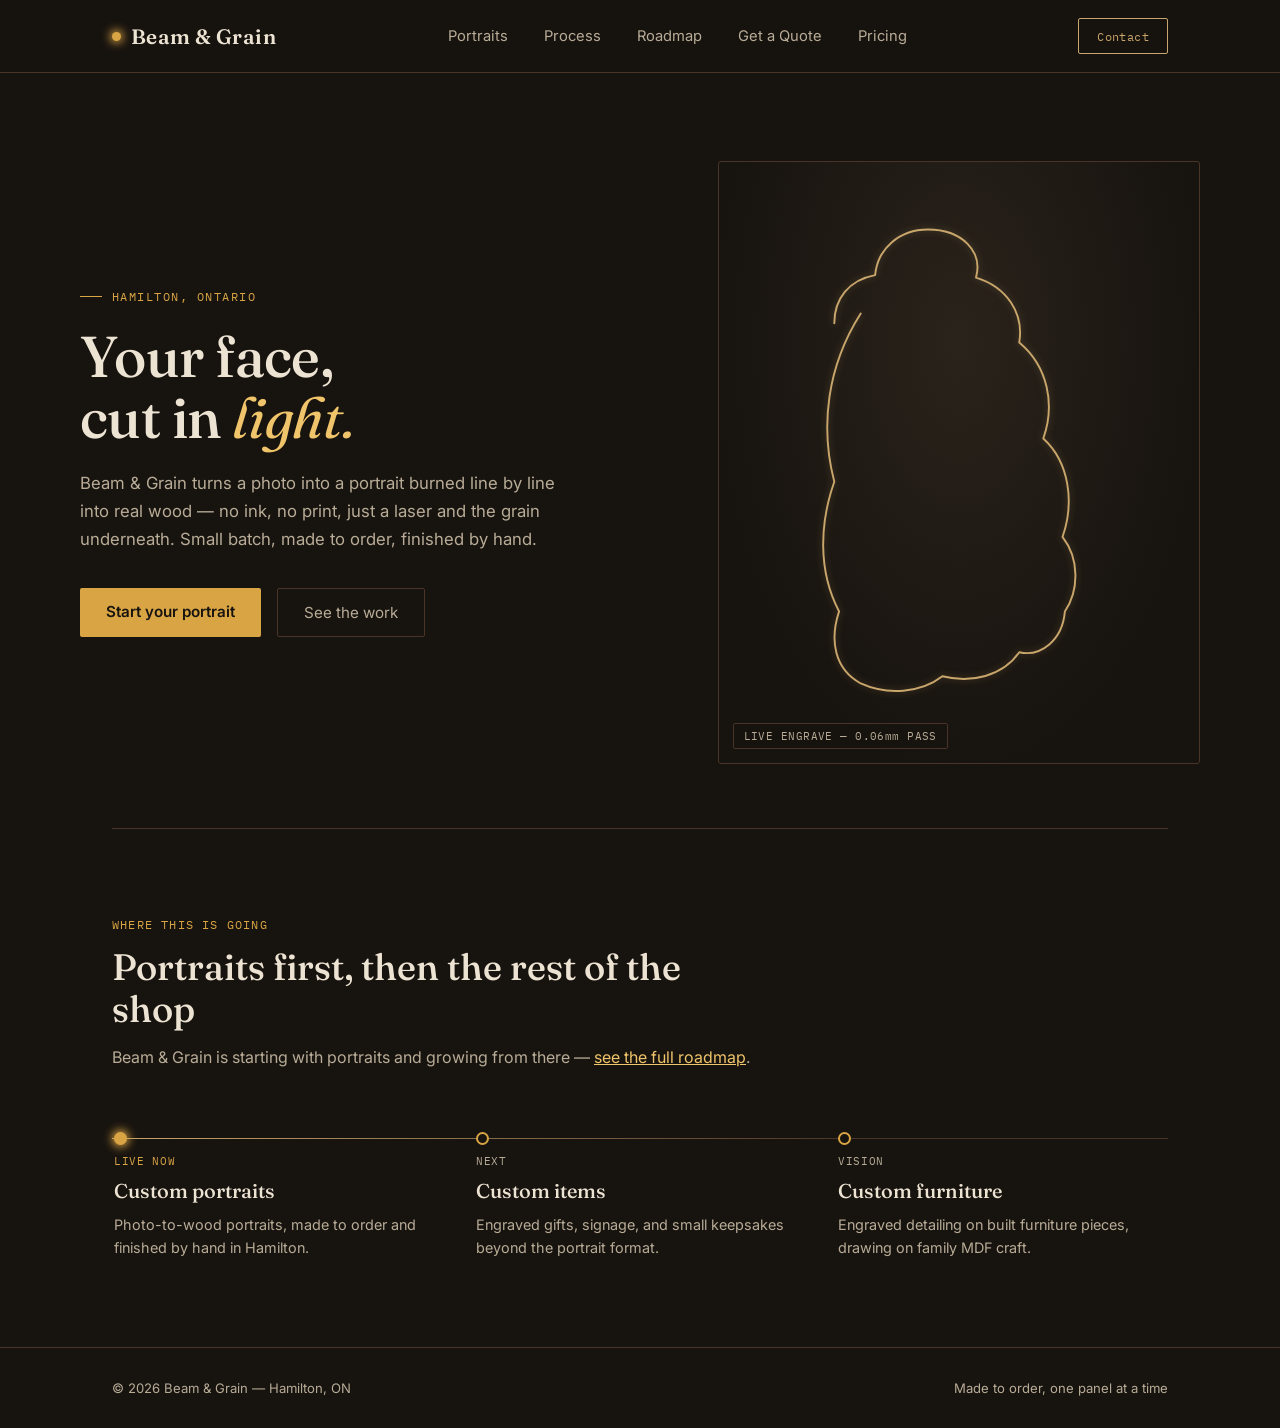
<file: index.html>
<!DOCTYPE html>
<html lang="en">
<head>
<meta charset="UTF-8">
<meta name="viewport" content="width=device-width, initial-scale=1.0">
<title>Beam & Grain — Laser-Engraved Portraits, Hamilton ON</title>
<link rel="preconnect" href="https://fonts.googleapis.com">
<link rel="preconnect" href="https://fonts.gstatic.com" crossorigin>
<link href="https://fonts.googleapis.com/css2?family=Fraunces:ital,opsz,wght@0,9..144,300;0,9..144,500;0,9..144,600;1,9..144,400;1,9..144,500&family=Inter:wght@400;500;600&family=IBM+Plex+Mono:wght@400;500&display=swap" rel="stylesheet">
<link rel="stylesheet" href="style.css">

</head>
<body>
<nav>
  <div class="wrap">
    <a href="index.html" class="logo"><span class="logo-mark"></span>Beam &amp; Grain</a>
    <div class="nav-links">
      <a href="portraits.html">Portraits</a>
      <a href="process.html">Process</a>
      <a href="roadmap.html">Roadmap</a>
      <a href="quote.html">Get a Quote</a>
      <a href="pricing.html">Pricing</a>
    </div>
    <a href="contact.html" class="nav-cta">Contact</a>
  </div>
</nav>

<div id="intro-overlay">
  <div class="intro-inner">
    <div class="intro-beam"></div>
    <h1 class="intro-word">BEAM<span>&amp;</span>GRAIN</h1>
    <p class="intro-tag">Laser-engraved portraits &mdash; Hamilton, ON</p>
  </div>
</div>

<header class="hero wrap">
  <div>
    <div class="eyebrow">Hamilton, Ontario</div>
    <h1>Your face,<br>cut in <em>light.</em></h1>
    <p class="sub">Beam &amp; Grain turns a photo into a portrait burned line by line into real wood &mdash; no ink, no print, just a laser and the grain underneath. Small batch, made to order, finished by hand.</p>
    <div class="btn-row">
      <a href="contact.html" class="btn-primary">Start your portrait</a>
      <a href="portraits.html" class="btn-ghost">See the work</a>
    </div>
  </div>
  <div class="beam-stage">
    <svg viewBox="0 0 400 440" xmlns="http://www.w3.org/2000/svg">
      <path id="portrait-path" d="M 118,96 C 90,140 84,190 96,236 C 84,270 82,310 100,344 C 92,368 96,392 118,404 C 140,414 168,412 186,398 C 210,404 236,398 250,378 C 268,382 286,368 288,344 C 300,326 300,300 286,282 C 296,254 292,220 270,200 C 280,172 274,140 250,120 C 254,96 240,74 214,66 C 220,44 202,26 174,26 C 150,26 132,42 130,64 C 108,68 96,84 96,104"/>
      <circle id="beam-head" r="4"/>
    </svg>
    <div class="caption-tag">LIVE ENGRAVE &mdash; 0.06mm PASS</div>
  </div>
</header>

<div class="wrap"><hr class="divider"></div>

<section id="roadmap-teaser">
  <div class="wrap">
    <div class="section-head">
      <div class="section-eyebrow">Where this is going</div>
      <h2>Portraits first, then the rest of the shop</h2>
      <p>Beam &amp; Grain is starting with portraits and growing from there &mdash; <a href="roadmap.html" style="color:var(--ember-bright);text-decoration:underline;">see the full roadmap</a>.</p>
    </div>
    <div class="roadmap">
      <div class="road-line"></div>
      <div class="road-items">
        <div class="road-item active">
          <div class="road-dot"></div>
          <span class="road-status">Live now</span>
          <h3>Custom portraits</h3>
          <p>Photo-to-wood portraits, made to order and finished by hand in Hamilton.</p>
        </div>
        <div class="road-item">
          <div class="road-dot"></div>
          <span class="road-status">Next</span>
          <h3>Custom items</h3>
          <p>Engraved gifts, signage, and small keepsakes beyond the portrait format.</p>
        </div>
        <div class="road-item">
          <div class="road-dot"></div>
          <span class="road-status">Vision</span>
          <h3>Custom furniture</h3>
          <p>Engraved detailing on built furniture pieces, drawing on family MDF craft.</p>
        </div>
      </div>
    </div>
  </div>
</section>

<footer>
  <div class="wrap">
    <div>&copy; 2026 Beam &amp; Grain &mdash; Hamilton, ON</div>
    <div>Made to order, one panel at a time</div>
  </div>
</footer>
<script>
(function(){
  const prefersReduced = window.matchMedia('(prefers-reduced-motion: reduce)').matches;
  if(prefersReduced){
    const el = document.getElementById('intro-overlay');
    if(el){ el.style.display = 'none'; }
  }
})();
</script>
</body>
</html>
</file>
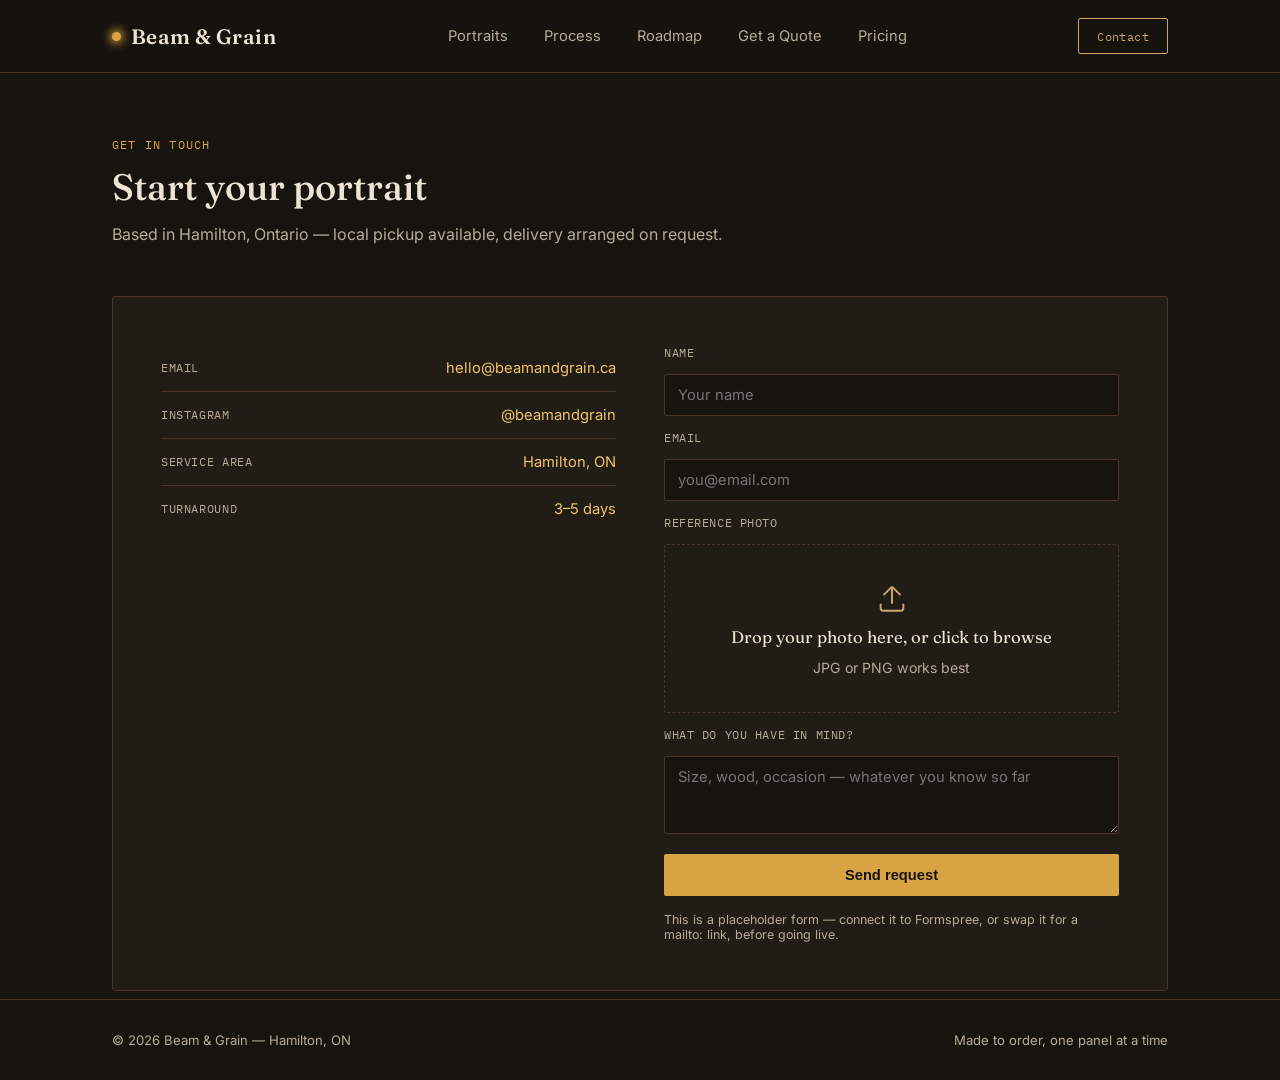
<file: contact.html>
<!DOCTYPE html>
<html lang="en">
<head>
<meta charset="UTF-8">
<meta name="viewport" content="width=device-width, initial-scale=1.0">
<title>Contact — Beam & Grain</title>
<link rel="preconnect" href="https://fonts.googleapis.com">
<link rel="preconnect" href="https://fonts.gstatic.com" crossorigin>
<link href="https://fonts.googleapis.com/css2?family=Fraunces:ital,opsz,wght@0,9..144,300;0,9..144,500;0,9..144,600;1,9..144,400;1,9..144,500&family=Inter:wght@400;500;600&family=IBM+Plex+Mono:wght@400;500&display=swap" rel="stylesheet">
<link rel="stylesheet" href="style.css">

</head>
<body>
<nav>
  <div class="wrap">
    <a href="index.html" class="logo"><span class="logo-mark"></span>Beam &amp; Grain</a>
    <div class="nav-links">
      <a href="portraits.html">Portraits</a>
      <a href="process.html">Process</a>
      <a href="roadmap.html">Roadmap</a>
      <a href="quote.html">Get a Quote</a>
      <a href="pricing.html">Pricing</a>
    </div>
    <a href="contact.html" class="nav-cta">Contact</a>
  </div>
</nav>

<section id="contact" class="page-head">
  <div class="wrap">
    <div class="section-head">
      <div class="section-eyebrow">Get in touch</div>
      <h2>Start your portrait</h2>
      <p>Based in Hamilton, Ontario &mdash; local pickup available, delivery arranged on request.</p>
    </div>
    <div class="contact-panel">
      <ul class="contact-list">
        <li><span>Email</span><span>hello@beamandgrain.ca</span></li>
        <li><span>Instagram</span><span>@beamandgrain</span></li>
        <li><span>Service area</span><span>Hamilton, ON</span></li>
        <li><span>Turnaround</span><span>3&ndash;5 days</span></li>
      </ul>
      <form onsubmit="event.preventDefault(); alert('This form needs an email service connected \u2014 try Formspree or a mailto link for now.');">
        <label for="name">Name</label>
        <input id="name" type="text" placeholder="Your name" required>
        
        <label for="email">Email</label>
        <input id="email" type="email" placeholder="you@email.com" required>

        <!-- Added Reference Photo Drop Zone -->
        <label>Reference Photo</label>
        <div class="drop-zone" id="contact-drop-zone" tabindex="0" role="button" aria-label="Upload your portrait reference photo">
          <svg viewBox="0 0 24 24"><path d="M12 16V4M12 4L6 10M12 4l6 6"/><path d="M4 16v3a2 2 0 0 0 2 2h12a2 2 0 0 0 2-2v-3"/></svg>
          <div class="dz-title" id="contact-dz-title">Drop your photo here, or click to browse</div>
          <span>JPG or PNG works best</span>
        </div>
        <input type="file" id="contact-file-input" accept="image/*" style="display:none;">
        <div id="contact-preview-wrap" style="margin-top: 12px; display: none;">
          <img id="contact-preview" alt="Reference preview" style="width: 100%; border-radius: 2px; border: 1px solid var(--char-line);">
        </div>

        <label for="details">What do you have in mind?</label>
        <textarea id="details" rows="3" placeholder="Size, wood, occasion &mdash; whatever you know so far"></textarea>
        
        <button type="submit">Send request</button>
        <p class="form-note">This is a placeholder form &mdash; connect it to Formspree, or swap it for a mailto: link, before going live.</p>
      </form>
    </div>
  </div>
</section>

<footer>
  <div class="wrap">
    <div>&copy; 2026 Beam &amp; Grain &mdash; Hamilton, ON</div>
    <div>Made to order, one panel at a time</div>
  </div>
</footer>

<script>
(function(){
  const dropZone = document.getElementById('contact-drop-zone');
  const fileInput = document.getElementById('contact-file-input');
  const previewWrap = document.getElementById('contact-preview-wrap');
  const previewImg = document.getElementById('contact-preview');
  const dzTitle = document.getElementById('contact-dz-title');

  // Click handler to trigger hidden file browser
  dropZone.addEventListener('click', () => fileInput.click());
  dropZone.addEventListener('keydown', (e) => { if(e.key === 'Enter' || e.key === ' ') fileInput.click(); });

  // Handle visual drag-and-drop states
  ['dragover','dragenter'].forEach(evt => dropZone.addEventListener(evt, e => { e.preventDefault(); dropZone.classList.add('dragover'); }));
  ['dragleave','drop'].forEach(evt => dropZone.addEventListener(evt, e => { e.preventDefault(); dropZone.classList.remove('dragover'); }));
  
  // Handle file assignment from dropping
  dropZone.addEventListener('drop', e => {
    const file = e.dataTransfer.files[0];
    if(file) handleFile(file);
  });
  
  // Handle file assignment from browser dialogue selection
  fileInput.addEventListener('change', e => {
    const file = e.target.files[0];
    if(file) handleFile(file);
  });

  function handleFile(file){
    if(!file.type.startsWith('image/')) return;
    const reader = new FileReader();
    reader.onload = (e) => {
      previewImg.src = e.target.result;
      previewWrap.style.display = 'block';
      dzTitle.textContent = "Photo attached: " + file.name;
    };
    reader.readAsDataURL(file);
  }
})();
</script>
</body>
</html>
</file>
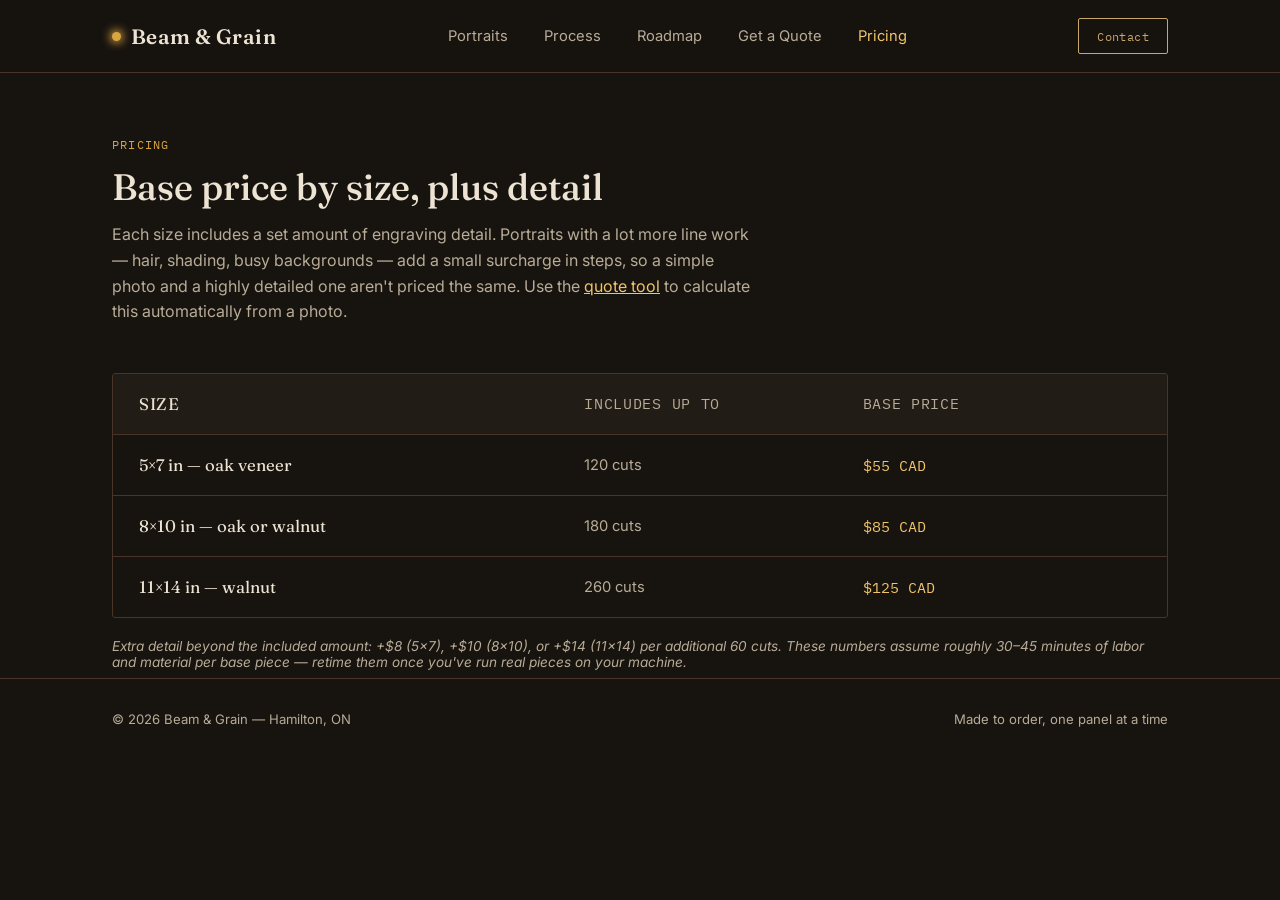
<file: pricing.html>
<!DOCTYPE html>
<html lang="en">
<head>
<meta charset="UTF-8">
<meta name="viewport" content="width=device-width, initial-scale=1.0">
<title>Pricing — Beam & Grain</title>
<link rel="preconnect" href="https://fonts.googleapis.com">
<link rel="preconnect" href="https://fonts.gstatic.com" crossorigin>
<link href="https://fonts.googleapis.com/css2?family=Fraunces:ital,opsz,wght@0,9..144,300;0,9..144,500;0,9..144,600;1,9..144,400;1,9..144,500&family=Inter:wght@400;500;600&family=IBM+Plex+Mono:wght@400;500&display=swap" rel="stylesheet">
<link rel="stylesheet" href="style.css">

</head>
<body>
<nav>
  <div class="wrap">
    <a href="index.html" class="logo"><span class="logo-mark"></span>Beam &amp; Grain</a>
    <div class="nav-links">
      <a href="portraits.html">Portraits</a>
      <a href="process.html">Process</a>
      <a href="roadmap.html">Roadmap</a>
      <a href="quote.html">Get a Quote</a>
      <a href="pricing.html" aria-current="page">Pricing</a>
    </div>
    <a href="contact.html" class="nav-cta">Contact</a>
  </div>
</nav>

<section id="pricing" class="page-head">
  <div class="wrap">
    <div class="section-head">
      <div class="section-eyebrow">Pricing</div>
      <h2>Base price by size, plus detail</h2>
      <p>Each size includes a set amount of engraving detail. Portraits with a lot more line work &mdash; hair, shading, busy backgrounds &mdash; add a small surcharge in steps, so a simple photo and a highly detailed one aren't priced the same. Use the <a href="quote.html" style="color:var(--ember-bright);text-decoration:underline;">quote tool</a> to calculate this automatically from a photo.</p>
    </div>
    <div class="price-table">
      <div class="price-row head"><div>Size</div><div>Includes up to</div><div>Base price</div></div>
      <div class="price-row"><div>5&times;7 in &mdash; oak veneer</div><div>120 cuts</div><div class="amt">$55 CAD</div></div>
      <div class="price-row"><div>8&times;10 in &mdash; oak or walnut</div><div>180 cuts</div><div class="amt">$85 CAD</div></div>
      <div class="price-row"><div>11&times;14 in &mdash; walnut</div><div>260 cuts</div><div class="amt">$125 CAD</div></div>
    </div>
    <p class="price-note">Extra detail beyond the included amount: +$8 (5&times;7), +$10 (8&times;10), or +$14 (11&times;14) per additional 60 cuts. These numbers assume roughly 30&ndash;45 minutes of labor and material per base piece &mdash; retime them once you've run real pieces on your machine.</p>
  </div>
</section>

<footer>
  <div class="wrap">
    <div>&copy; 2026 Beam &amp; Grain &mdash; Hamilton, ON</div>
    <div>Made to order, one panel at a time</div>
  </div>
</footer>

</body>
</html>
</file>
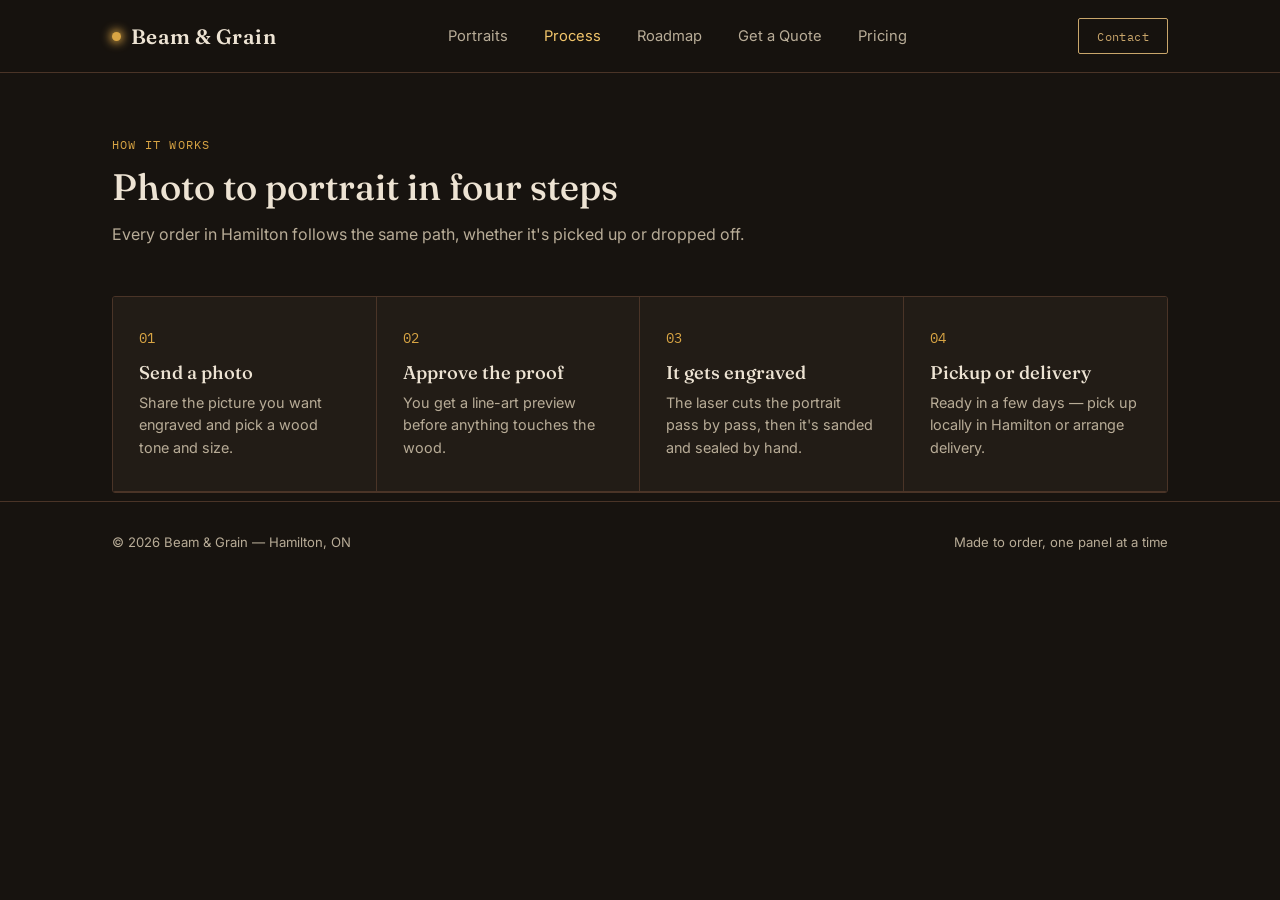
<file: process.html>
<!DOCTYPE html>
<html lang="en">
<head>
<meta charset="UTF-8">
<meta name="viewport" content="width=device-width, initial-scale=1.0">
<title>Process — Beam & Grain</title>
<link rel="preconnect" href="https://fonts.googleapis.com">
<link rel="preconnect" href="https://fonts.gstatic.com" crossorigin>
<link href="https://fonts.googleapis.com/css2?family=Fraunces:ital,opsz,wght@0,9..144,300;0,9..144,500;0,9..144,600;1,9..144,400;1,9..144,500&family=Inter:wght@400;500;600&family=IBM+Plex+Mono:wght@400;500&display=swap" rel="stylesheet">
<link rel="stylesheet" href="style.css">

</head>
<body>
<nav>
  <div class="wrap">
    <a href="index.html" class="logo"><span class="logo-mark"></span>Beam &amp; Grain</a>
    <div class="nav-links">
      <a href="portraits.html">Portraits</a>
      <a href="process.html" aria-current="page">Process</a>
      <a href="roadmap.html">Roadmap</a>
      <a href="quote.html">Get a Quote</a>
      <a href="pricing.html">Pricing</a>
    </div>
    <a href="contact.html" class="nav-cta">Contact</a>
  </div>
</nav>

<section id="process" class="page-head">
  <div class="wrap">
    <div class="section-head">
      <div class="section-eyebrow">How it works</div>
      <h2>Photo to portrait in four steps</h2>
      <p>Every order in Hamilton follows the same path, whether it's picked up or dropped off.</p>
    </div>
    <div class="steps">
      <div class="step">
        <div class="step-num">01</div>
        <h3>Send a photo</h3>
        <p>Share the picture you want engraved and pick a wood tone and size.</p>
      </div>
      <div class="step">
        <div class="step-num">02</div>
        <h3>Approve the proof</h3>
        <p>You get a line-art preview before anything touches the wood.</p>
      </div>
      <div class="step">
        <div class="step-num">03</div>
        <h3>It gets engraved</h3>
        <p>The laser cuts the portrait pass by pass, then it's sanded and sealed by hand.</p>
      </div>
      <div class="step">
        <div class="step-num">04</div>
        <h3>Pickup or delivery</h3>
        <p>Ready in a few days &mdash; pick up locally in Hamilton or arrange delivery.</p>
      </div>
    </div>
  </div>
</section>

<footer>
  <div class="wrap">
    <div>&copy; 2026 Beam &amp; Grain &mdash; Hamilton, ON</div>
    <div>Made to order, one panel at a time</div>
  </div>
</footer>

</body>
</html>
</file>
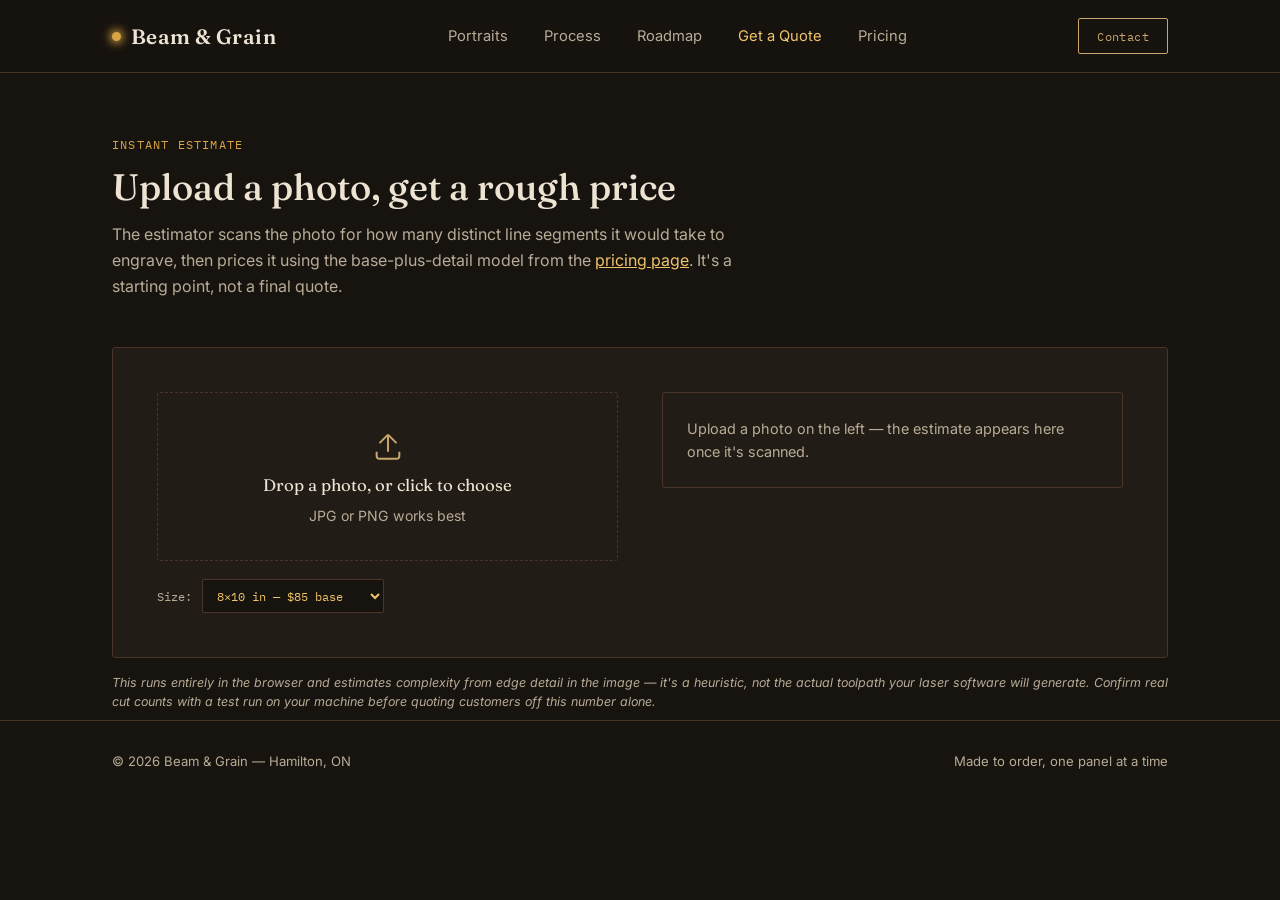
<file: quote.html>
<!DOCTYPE html>
<html lang="en">
<head>
<meta charset="UTF-8">
<meta name="viewport" content="width=device-width, initial-scale=1.0">
<title>Get a Quote — Beam & Grain</title>
<link rel="preconnect" href="https://fonts.googleapis.com">
<link rel="preconnect" href="https://fonts.gstatic.com" crossorigin>
<link href="https://fonts.googleapis.com/css2?family=Fraunces:ital,opsz,wght@0,9..144,300;0,9..144,500;0,9..144,600;1,9..144,400;1,9..144,500&family=Inter:wght@400;500;600&family=IBM+Plex+Mono:wght@400;500&display=swap" rel="stylesheet">
<link rel="stylesheet" href="style.css">

</head>
<body>
<nav>
  <div class="wrap">
    <a href="index.html" class="logo"><span class="logo-mark"></span>Beam &amp; Grain</a>
    <div class="nav-links">
      <a href="portraits.html">Portraits</a>
      <a href="process.html">Process</a>
      <a href="roadmap.html">Roadmap</a>
      <a href="quote.html" aria-current="page">Get a Quote</a>
      <a href="pricing.html">Pricing</a>
    </div>
    <a href="contact.html" class="nav-cta">Contact</a>
  </div>
</nav>

<section id="quote" class="page-head">
  <div class="wrap">
    <div class="section-head">
      <div class="section-eyebrow">Instant estimate</div>
      <h2>Upload a photo, get a rough price</h2>
      <p>The estimator scans the photo for how many distinct line segments it would take to engrave, then prices it using the base-plus-detail model from the <a href="pricing.html" style="color:var(--ember-bright);text-decoration:underline;">pricing page</a>. It's a starting point, not a final quote.</p>
    </div>
    <div class="quote-panel">
      <div>
        <div class="drop-zone" id="drop-zone" tabindex="0" role="button" aria-label="Upload a photo for an estimate">
          <svg viewBox="0 0 24 24"><path d="M12 16V4M12 4L6 10M12 4l6 6"/><path d="M4 16v3a2 2 0 0 0 2 2h12a2 2 0 0 0 2-2v-3"/></svg>
          <div class="dz-title">Drop a photo, or click to choose</div>
          <span>JPG or PNG works best</span>
        </div>
        <input type="file" id="quote-file-input" accept="image/*">
        <div id="quote-preview-wrap"><img id="quote-preview" alt="Uploaded photo preview"></div>
        <canvas id="quote-canvas" style="display:none;"></canvas>
        <div class="rate-line">
          <span>Size:</span>
          <select id="size-select">
            <option value="57">5&times;7 in &mdash; $55 base</option>
            <option value="810" selected>8&times;10 in &mdash; $85 base</option>
            <option value="1114">11&times;14 in &mdash; $125 base</option>
          </select>
        </div>
      </div>
      <div class="quote-result" id="quote-result">
        <p class="quote-idle" id="quote-idle">Upload a photo on the left &mdash; the estimate appears here once it's scanned.</p>
      </div>
    </div>
    <p class="quote-note">This runs entirely in the browser and estimates complexity from edge detail in the image &mdash; it's a heuristic, not the actual toolpath your laser software will generate. Confirm real cut counts with a test run on your machine before quoting customers off this number alone.</p>
  </div>
</section>

<footer>
  <div class="wrap">
    <div>&copy; 2026 Beam &amp; Grain &mdash; Hamilton, ON</div>
    <div>Made to order, one panel at a time</div>
  </div>
</footer>
<script>
(function(){
  const dropZone = document.getElementById('drop-zone');
  const fileInput = document.getElementById('quote-file-input');
  const previewWrap = document.getElementById('quote-preview-wrap');
  const previewImg = document.getElementById('quote-preview');
  const canvas = document.getElementById('quote-canvas');
  const resultBox = document.getElementById('quote-result');
  const sizeSelect = document.getElementById('size-select');

  const PRICING = {
    '57':   { label: '5x7 in',   base: 55,  included: 120, step: 8  },
    '810':  { label: '8x10 in',  base: 85,  included: 180, step: 10 },
    '1114': { label: '11x14 in', base: 125, included: 260, step: 14 },
  };

  let lastCuts = null;

  dropZone.addEventListener('click', () => fileInput.click());
  dropZone.addEventListener('keydown', (e) => { if(e.key === 'Enter' || e.key === ' ') fileInput.click(); });
  ['dragover','dragenter'].forEach(evt => dropZone.addEventListener(evt, e => { e.preventDefault(); dropZone.classList.add('dragover'); }));
  ['dragleave','drop'].forEach(evt => dropZone.addEventListener(evt, e => { e.preventDefault(); dropZone.classList.remove('dragover'); }));
  dropZone.addEventListener('drop', e => {
    const file = e.dataTransfer.files[0];
    if(file) handleFile(file);
  });
  fileInput.addEventListener('change', e => {
    const file = e.target.files[0];
    if(file) handleFile(file);
  });
  sizeSelect.addEventListener('change', renderResult);

  function handleFile(file){
    if(!file.type.startsWith('image/')) return;
    const reader = new FileReader();
    reader.onload = (e) => {
      previewImg.src = e.target.result;
      previewWrap.classList.add('show');
      const img = new Image();
      img.onload = () => analyzeImage(img);
      img.src = e.target.result;
    };
    reader.readAsDataURL(file);
  }

  function analyzeImage(img){
    resultBox.innerHTML = '<p class="quote-idle">Scanning photo for line detail...</p>';
    const maxDim = 260;
    const scale = Math.min(maxDim / img.width, maxDim / img.height, 1);
    const w = Math.max(1, Math.round(img.width * scale));
    const h = Math.max(1, Math.round(img.height * scale));
    canvas.width = w;
    canvas.height = h;
    const ctx = canvas.getContext('2d');
    ctx.drawImage(img, 0, 0, w, h);
    const imageData = ctx.getImageData(0, 0, w, h);
    const gray = toGrayscale(imageData, w, h);
    const edges = sobelEdges(gray, w, h);
    const cuts = countCutPaths(edges, w, h);
    lastCuts = cuts;
    renderResult();
  }

  function toGrayscale(imageData, w, h){
    const d = imageData.data;
    const out = new Float32Array(w*h);
    for(let i=0; i<w*h; i++){
      const r = d[i*4], g = d[i*4+1], b = d[i*4+2];
      out[i] = 0.299*r + 0.587*g + 0.114*b;
    }
    return out;
  }

  function sobelEdges(gray, w, h){
    const gx = [-1,0,1,-2,0,2,-1,0,1];
    const gy = [-1,-2,-1,0,0,0,1,2,1];
    const out = new Uint8Array(w*h);
    const threshold = 90;
    for(let y=1; y<h-1; y++){
      for(let x=1; x<w-1; x++){
        let sx = 0, sy = 0, k = 0;
        for(let j=-1; j<=1; j++){
          for(let i=-1; i<=1; i++){
            const val = gray[(y+j)*w + (x+i)];
            sx += val * gx[k];
            sy += val * gy[k];
            k++;
          }
        }
        const mag = Math.sqrt(sx*sx + sy*sy);
        out[y*w+x] = mag > threshold ? 1 : 0;
      }
    }
    return out;
  }

  function countCutPaths(edges, w, h){
    const visited = new Uint8Array(w*h);
    let components = 0;
    const stack = [];
    const minSize = 4;
    for(let y=0; y<h; y++){
      for(let x=0; x<w; x++){
        const idx = y*w+x;
        if(edges[idx] === 1 && !visited[idx]){
          let size = 0;
          stack.push(idx);
          visited[idx] = 1;
          while(stack.length){
            const cur = stack.pop();
            size++;
            const cx = cur % w, cy = Math.floor(cur / w);
            for(let dy=-1; dy<=1; dy++){
              for(let dx=-1; dx<=1; dx++){
                if(dx===0 && dy===0) continue;
                const nx = cx+dx, ny = cy+dy;
                if(nx>=0 && nx<w && ny>=0 && ny<h){
                  const nIdx = ny*w+nx;
                  if(edges[nIdx]===1 && !visited[nIdx]){
                    visited[nIdx] = 1;
                    stack.push(nIdx);
                  }
                }
              }
            }
          }
          if(size >= minSize) components++;
        }
      }
    }
    return components;
  }

  function renderResult(){
    if(lastCuts === null) return;
    const tier = PRICING[sizeSelect.value];
    const extraCuts = Math.max(0, lastCuts - tier.included);
    const extraSteps = Math.ceil(extraCuts / 60);
    const surcharge = extraSteps * tier.step;
    const total = tier.base + surcharge;
    resultBox.innerHTML = `
      <div class="qr-row"><span>Size</span><span>${tier.label}</span></div>
      <div class="qr-row"><span>Estimated cuts</span><span>${lastCuts}</span></div>
      <div class="qr-row"><span>Base price</span><span>$${tier.base.toFixed(2)}</span></div>
      <div class="qr-row"><span>Detail surcharge</span><span>${surcharge > 0 ? '+$' + surcharge.toFixed(2) : '$0.00'}</span></div>
      <div class="qr-total"><span>Estimated price</span><span>$${total.toFixed(2)}</span></div>
    `;
  }
})();
</script>
</body>
</html>
</file>
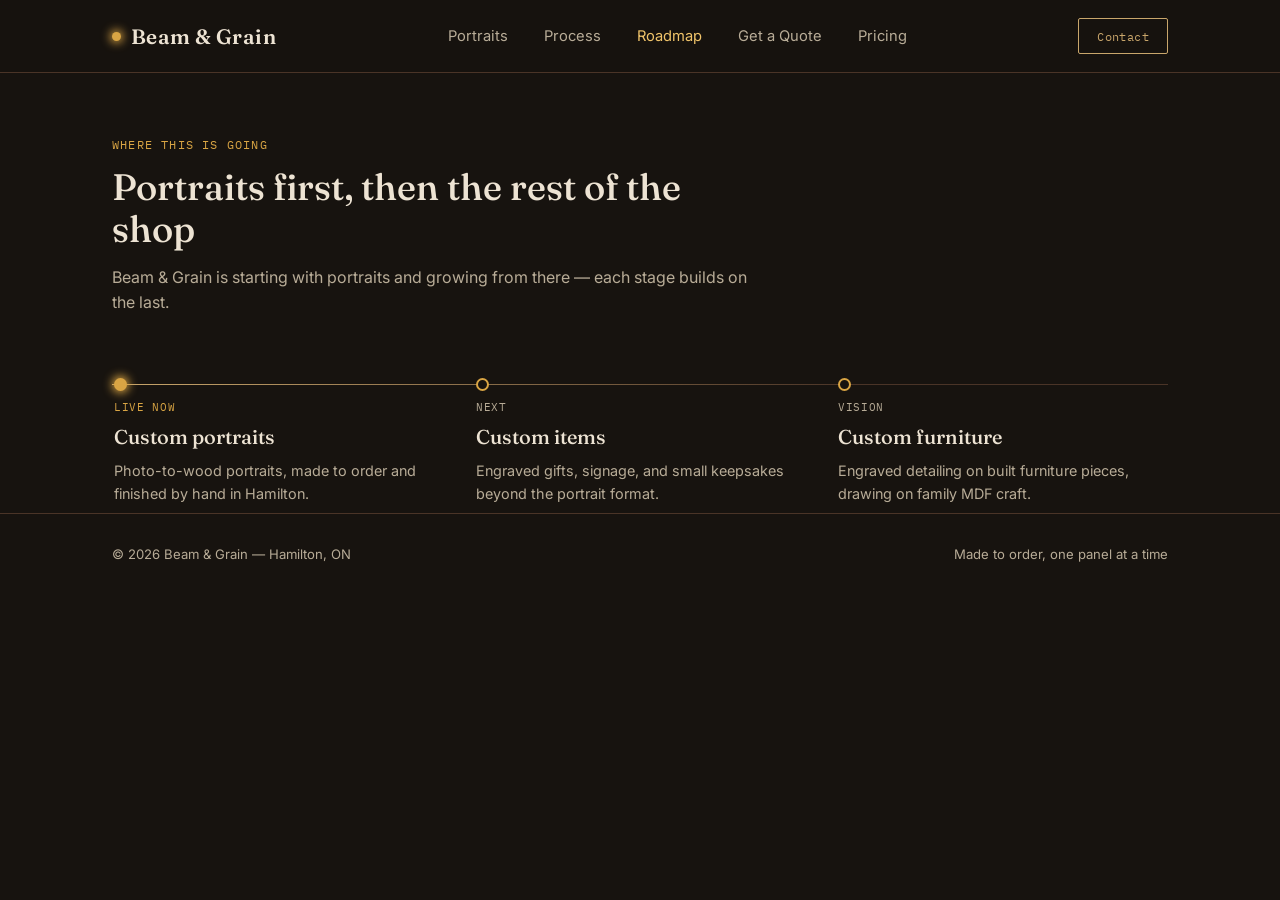
<file: roadmap.html>
<!DOCTYPE html>
<html lang="en">
<head>
<meta charset="UTF-8">
<meta name="viewport" content="width=device-width, initial-scale=1.0">
<title>Roadmap — Beam & Grain</title>
<link rel="preconnect" href="https://fonts.googleapis.com">
<link rel="preconnect" href="https://fonts.gstatic.com" crossorigin>
<link href="https://fonts.googleapis.com/css2?family=Fraunces:ital,opsz,wght@0,9..144,300;0,9..144,500;0,9..144,600;1,9..144,400;1,9..144,500&family=Inter:wght@400;500;600&family=IBM+Plex+Mono:wght@400;500&display=swap" rel="stylesheet">
<link rel="stylesheet" href="style.css">

</head>
<body>
<nav>
  <div class="wrap">
    <a href="index.html" class="logo"><span class="logo-mark"></span>Beam &amp; Grain</a>
    <div class="nav-links">
      <a href="portraits.html">Portraits</a>
      <a href="process.html">Process</a>
      <a href="roadmap.html" aria-current="page">Roadmap</a>
      <a href="quote.html">Get a Quote</a>
      <a href="pricing.html">Pricing</a>
    </div>
    <a href="contact.html" class="nav-cta">Contact</a>
  </div>
</nav>

<section id="roadmap" class="page-head">
  <div class="wrap">
    <div class="section-head">
      <div class="section-eyebrow">Where this is going</div>
      <h2>Portraits first, then the rest of the shop</h2>
      <p>Beam &amp; Grain is starting with portraits and growing from there &mdash; each stage builds on the last.</p>
    </div>
    <div class="roadmap">
      <div class="road-line"></div>
      <div class="road-items">
        <div class="road-item active">
          <div class="road-dot"></div>
          <span class="road-status">Live now</span>
          <h3>Custom portraits</h3>
          <p>Photo-to-wood portraits, made to order and finished by hand in Hamilton.</p>
        </div>
        <div class="road-item">
          <div class="road-dot"></div>
          <span class="road-status">Next</span>
          <h3>Custom items</h3>
          <p>Engraved gifts, signage, and small keepsakes beyond the portrait format.</p>
        </div>
        <div class="road-item">
          <div class="road-dot"></div>
          <span class="road-status">Vision</span>
          <h3>Custom furniture</h3>
          <p>Engraved detailing on built furniture pieces, drawing on family MDF craft.</p>
        </div>
      </div>
    </div>
  </div>
</section>

<footer>
  <div class="wrap">
    <div>&copy; 2026 Beam &amp; Grain &mdash; Hamilton, ON</div>
    <div>Made to order, one panel at a time</div>
  </div>
</footer>

</body>
</html>
</file>
<file: style.css>
:root{
  --bg-void:#17130f;
  --bg-panel:#221c16;
  --bg-panel-2:#2a231b;
  --wood-oak:#c9a66b;
  --ember:#d9a544;
  --ember-bright:#f0c46a;
  --cream:#ede3d3;
  --cream-dim:#b8ac97;
  --char-line:#4a3427;
}
*{margin:0;padding:0;box-sizing:border-box;}
html{scroll-behavior:smooth;}
body{
  background:var(--bg-void);
  color:var(--cream);
  font-family:'Inter',sans-serif;
  overflow-x:hidden;
}
::selection{background:var(--ember);color:var(--bg-void);}

a{color:inherit;text-decoration:none;}

.wrap{max-width:1120px;margin:0 auto;padding:0 32px;}

/* ---------- NAV ---------- */
nav{
  position:sticky;top:0;z-index:50;
  background:rgba(23,19,15,0.88);
  backdrop-filter:blur(8px);
  border-bottom:1px solid var(--char-line);
}
nav .wrap{display:flex;align-items:center;justify-content:space-between;padding-top:18px;padding-bottom:18px;}
.logo{
  font-family:'Fraunces',serif;font-weight:600;font-size:1.3rem;
  letter-spacing:0.02em;color:var(--cream);
  display:flex;align-items:center;gap:10px;
}
.logo-mark{width:9px;height:9px;border-radius:50%;background:var(--ember);box-shadow:0 0 10px 2px var(--ember);}
.nav-links{display:flex;gap:36px;font-size:0.92rem;color:var(--cream-dim);}
.nav-links a{transition:color 0.2s;}
.nav-links a:hover, .nav-links a[aria-current="page"]{color:var(--ember-bright);}
.nav-cta{
  font-family:'IBM Plex Mono',monospace;font-size:0.78rem;
  border:1px solid var(--wood-oak);color:var(--wood-oak);
  padding:9px 18px;border-radius:2px;letter-spacing:0.03em;
  transition:all 0.2s;white-space:nowrap;
}
.nav-cta:hover{background:var(--ember);border-color:var(--ember);color:var(--bg-void);}
@media (max-width:760px){.nav-links{display:none;}}

/* ---------- HERO ---------- */
.hero{
  position:relative;
  padding:88px 0 64px;
  display:grid;grid-template-columns:1.1fr 0.9fr;gap:48px;align-items:center;
}
@media (max-width:900px){.hero{grid-template-columns:1fr;padding-top:56px;}}

.eyebrow{
  font-family:'IBM Plex Mono',monospace;font-size:0.78rem;color:var(--ember);
  letter-spacing:0.12em;text-transform:uppercase;margin-bottom:22px;
  display:flex;align-items:center;gap:10px;
}
.eyebrow::before{content:"";width:22px;height:1px;background:var(--ember);}

h1{
  font-family:'Fraunces',serif;font-weight:500;
  font-size:clamp(2.4rem,5vw,3.6rem);
  line-height:1.06;letter-spacing:-0.01em;
  color:var(--cream);margin-bottom:22px;
}
h1 em{font-style:italic;color:var(--ember-bright);font-weight:400;}

.hero p.sub{
  font-size:1.05rem;line-height:1.65;color:var(--cream-dim);
  max-width:46ch;margin-bottom:34px;
}

.btn-row{display:flex;gap:16px;flex-wrap:wrap;}
.btn-primary{
  background:var(--ember);color:var(--bg-void);
  font-weight:600;font-size:0.95rem;
  padding:14px 26px;border-radius:2px;
  display:inline-block;transition:transform 0.15s, background 0.2s;
}
.btn-primary:hover{background:var(--ember-bright);transform:translateY(-1px);}
.btn-ghost{
  border:1px solid var(--char-line);color:var(--cream-dim);
  font-size:0.95rem;padding:14px 26px;border-radius:2px;
  transition:all 0.2s;
}
.btn-ghost:hover{border-color:var(--wood-oak);color:var(--cream);}

/* ---------- HERO SVG SIGNATURE ---------- */
.beam-stage{
  position:relative;
  aspect-ratio:4/5;
  background:radial-gradient(ellipse at 50% 30%, var(--bg-panel-2) 0%, var(--bg-void) 72%);
  border:1px solid var(--char-line);
  border-radius:3px;
}
.beam-stage svg{width:100%;height:100%;display:block;}
#portrait-path{
  fill:none;
  stroke:var(--wood-oak);
  stroke-width:1.6;
  stroke-linecap:round;
  stroke-linejoin:round;
  stroke-dasharray:1900;
  stroke-dashoffset:1900;
  animation:draw 4.2s cubic-bezier(.65,0,.35,1) forwards;
  filter:drop-shadow(0 0 3px rgba(201,166,107,0.35));
}
#beam-head{
  fill:var(--ember-bright);
  filter:drop-shadow(0 0 6px var(--ember)) drop-shadow(0 0 14px var(--ember));
  offset-path:path('M 118,96 C 90,140 84,190 96,236 C 84,270 82,310 100,344 C 92,368 96,392 118,404 C 140,414 168,412 186,398 C 210,404 236,398 250,378 C 268,382 286,368 288,344 C 300,326 300,300 286,282 C 296,254 292,220 270,200 C 280,172 274,140 250,120 C 254,96 240,74 214,66 C 220,44 202,26 174,26 C 150,26 132,42 130,64 C 108,68 96,84 96,104');
  animation:travel 4.2s cubic-bezier(.65,0,.35,1) forwards;
  opacity:1;
}
@keyframes draw{to{stroke-dashoffset:0;}}
@keyframes travel{
  0%{offset-distance:0%;opacity:1;}
  97%{opacity:1;}
  100%{offset-distance:100%;opacity:0;}
}
.caption-tag{
  position:absolute;bottom:14px;left:14px;
  font-family:'IBM Plex Mono',monospace;font-size:0.68rem;
  color:var(--cream-dim);letter-spacing:0.04em;
  border:1px solid var(--char-line);padding:5px 10px;border-radius:2px;
  background:rgba(23,19,15,0.6);
}

@media (prefers-reduced-motion: reduce){
  #portrait-path{animation:none;stroke-dashoffset:0;}
  #beam-head{animation:none;opacity:0;}
}

/* ---------- INTRO OVERLAY (home page only) ---------- */
#intro-overlay{
  position:fixed;inset:0;z-index:500;
  background:var(--bg-void);
  display:flex;align-items:center;justify-content:center;
  pointer-events:none; /* never blocks clicks - purely decorative */
  animation:introFadeOut 0.7s ease 2.5s forwards;
}
.intro-inner{position:relative;text-align:center;padding:0 24px;}
.intro-beam{
  position:absolute;top:50%;left:-8%;
  width:5px;height:56px;transform:translateY(-50%);
  background:linear-gradient(var(--ember-bright), var(--ember));
  box-shadow:0 0 18px 5px var(--ember), 0 0 38px 10px rgba(217,165,68,0.35);
  border-radius:3px;
  animation:beamSweep 1.7s cubic-bezier(.65,0,.35,1) forwards;
}
@keyframes beamSweep{
  0%{left:-8%;opacity:1;}
  96%{opacity:1;}
  100%{left:104%;opacity:0;}
}
.intro-word{
  font-family:'Fraunces',serif;font-weight:500;
  font-size:clamp(2rem,6vw,3.6rem);letter-spacing:0.04em;
  color:var(--cream);white-space:nowrap;
  clip-path:inset(0 100% 0 0);
  animation:revealText 1.7s cubic-bezier(.65,0,.35,1) forwards;
}
.intro-word span{color:var(--ember-bright);font-style:italic;font-weight:400;margin:0 16px;}
@keyframes revealText{ to{ clip-path:inset(0 0 0 0);} }
.intro-tag{
  margin-top:16px;font-family:'IBM Plex Mono',monospace;font-size:0.78rem;
  letter-spacing:0.14em;text-transform:uppercase;color:var(--cream-dim);
  opacity:0;animation:tagFade 0.6s ease 1.85s forwards;
}
@keyframes tagFade{ to{opacity:1;} }
@keyframes introFadeOut{ to{opacity:0;visibility:hidden;} }

@media (prefers-reduced-motion: reduce){
  #intro-overlay, .intro-beam, .intro-word, .intro-tag{animation:none !important;}
  #intro-overlay{opacity:0;visibility:hidden;}
}

/* ---------- SECTION SHELL ---------- */
.page-head{padding:64px 0 8px;}
section{padding:88px 0;}
.section-head{margin-bottom:48px;max-width:640px;}
.section-eyebrow{
  font-family:'IBM Plex Mono',monospace;font-size:0.75rem;color:var(--ember);
  letter-spacing:0.1em;text-transform:uppercase;margin-bottom:14px;
}
h2{
  font-family:'Fraunces',serif;font-weight:500;font-size:clamp(1.7rem,3vw,2.3rem);
  line-height:1.15;margin-bottom:14px;color:var(--cream);
}
.section-head p{color:var(--cream-dim);line-height:1.6;font-size:1rem;}

hr.divider{border:none;border-top:1px solid var(--char-line);}

/* ---------- GALLERY ---------- */
.gallery{
  display:grid;grid-template-columns:repeat(3,1fr);gap:22px;
}
@media (max-width:800px){.gallery{grid-template-columns:1fr 1fr;}}
@media (max-width:520px){.gallery{grid-template-columns:1fr;}}
.plate{
  background:var(--bg-panel);
  border:1px solid var(--char-line);
  border-radius:3px;
  aspect-ratio:4/5;
  display:flex;flex-direction:column;
  overflow:hidden;
  transition:border-color 0.25s, transform 0.25s;
}
.plate:hover{border-color:var(--wood-oak);transform:translateY(-3px);}
.plate-art{flex:1;display:flex;align-items:center;justify-content:center;padding:22px;}
.plate-art svg{width:100%;height:100%;stroke:var(--wood-oak);fill:none;stroke-width:1.4;opacity:0.9;}
.plate-label{
  border-top:1px solid var(--char-line);
  padding:12px 16px;
  font-family:'IBM Plex Mono',monospace;font-size:0.72rem;
  color:var(--cream-dim);
  display:flex;justify-content:space-between;
}
.plate-label span:last-child{color:var(--wood-oak);}
.gallery-note{
  margin-top:26px;font-size:0.88rem;color:var(--cream-dim);
  font-style:italic;
}

/* ---------- PROCESS ---------- */
.steps{
  display:grid;grid-template-columns:repeat(4,1fr);gap:0;
  border:1px solid var(--char-line);border-radius:3px;overflow:hidden;
}
@media (max-width:800px){.steps{grid-template-columns:1fr 1fr;}}
@media (max-width:480px){.steps{grid-template-columns:1fr;}}
.step{
  padding:32px 26px;border-right:1px solid var(--char-line);
  border-bottom:1px solid var(--char-line);
  background:var(--bg-panel);
}
.step:nth-child(4n){border-right:none;}
.step-num{
  font-family:'IBM Plex Mono',monospace;color:var(--ember);
  font-size:0.85rem;margin-bottom:14px;
}
.step h3{
  font-family:'Fraunces',serif;font-weight:500;font-size:1.15rem;
  margin-bottom:8px;color:var(--cream);
}
.step p{font-size:0.9rem;color:var(--cream-dim);line-height:1.55;}

/* ---------- ROADMAP ---------- */
.roadmap{position:relative;padding-left:2px;}
.road-line{
  position:absolute;top:20px;left:0;right:0;height:1px;
  background:linear-gradient(to right, var(--wood-oak), var(--char-line) 70%, var(--char-line));
}
.road-items{display:grid;grid-template-columns:repeat(3,1fr);gap:32px;position:relative;}
@media (max-width:760px){.road-items{grid-template-columns:1fr;}.road-line{display:none;}}
.road-item{position:relative;padding-top:36px;}
.road-dot{
  position:absolute;top:14px;left:0;width:13px;height:13px;border-radius:50%;
  border:2px solid var(--ember);background:var(--bg-void);
}
.road-item.active .road-dot{background:var(--ember);box-shadow:0 0 10px 2px var(--ember);}
.road-status{
  font-family:'IBM Plex Mono',monospace;font-size:0.68rem;letter-spacing:0.06em;
  text-transform:uppercase;color:var(--cream-dim);margin-bottom:10px;display:block;
}
.road-item.active .road-status{color:var(--ember);}
.road-item h3{font-family:'Fraunces',serif;font-size:1.25rem;font-weight:500;margin-bottom:10px;color:var(--cream);}
.road-item p{font-size:0.9rem;color:var(--cream-dim);line-height:1.6;}

/* ---------- PRICING ---------- */
.price-table{
  border:1px solid var(--char-line);border-radius:3px;overflow:hidden;
}
.price-row{
  display:grid;grid-template-columns:1.6fr 1fr 1fr;
  padding:20px 26px;border-bottom:1px solid var(--char-line);align-items:center;
}
.price-row:last-child{border-bottom:none;}
.price-row.head{
  background:var(--bg-panel);
  font-family:'IBM Plex Mono',monospace;font-size:0.72rem;
  text-transform:uppercase;letter-spacing:0.06em;color:var(--cream-dim);
}
.price-row div:first-child{font-family:'Fraunces',serif;font-size:1.05rem;color:var(--cream);}
.price-row div{font-size:0.92rem;color:var(--cream-dim);}
.price-row .amt{color:var(--ember-bright);font-family:'IBM Plex Mono',monospace;font-size:0.95rem;}
.price-note{margin-top:20px;font-size:0.85rem;color:var(--cream-dim);font-style:italic;}

/* ---------- INSTANT QUOTE ---------- */
.quote-panel{
  background:var(--bg-panel);border:1px solid var(--char-line);border-radius:3px;
  padding:44px;display:grid;grid-template-columns:1fr 1fr;gap:44px;align-items:start;
}
@media (max-width:760px){.quote-panel{grid-template-columns:1fr;padding:30px;}}
.drop-zone{
  border:1px dashed var(--char-line);border-radius:3px;
  padding:36px 20px;text-align:center;cursor:pointer;
  transition:border-color 0.2s, background 0.2s;
  display:flex;flex-direction:column;align-items:center;gap:12px;
}
.drop-zone:hover, .drop-zone.dragover{border-color:var(--wood-oak);background:rgba(201,166,107,0.05);}
.drop-zone svg{width:34px;height:34px;stroke:var(--wood-oak);fill:none;stroke-width:1.4;}
.drop-zone span{font-size:0.88rem;color:var(--cream-dim);}
.drop-zone .dz-title{font-family:'Fraunces',serif;font-size:1.05rem;color:var(--cream);}
#quote-file-input{display:none;}
#quote-preview-wrap{margin-top:16px;display:none;}
#quote-preview-wrap.show{display:block;}
#quote-preview{width:100%;border-radius:2px;border:1px solid var(--char-line);display:block;}
.quote-result{
  border:1px solid var(--char-line);border-radius:3px;padding:24px;
}
.quote-result .qr-row{
  display:flex;justify-content:space-between;padding:10px 0;
  border-bottom:1px solid var(--char-line);font-size:0.92rem;
}
.quote-result .qr-row:last-of-type{border-bottom:none;}
.quote-result .qr-row span:first-child{color:var(--cream-dim);font-family:'IBM Plex Mono',monospace;font-size:0.78rem;text-transform:uppercase;letter-spacing:0.05em;}
.quote-result .qr-row span:last-child{color:var(--ember-bright);font-family:'IBM Plex Mono',monospace;}
.quote-result .qr-total{
  margin-top:14px;padding-top:14px;border-top:1px solid var(--wood-oak);
  display:flex;justify-content:space-between;align-items:baseline;
}
.quote-result .qr-total span:first-child{font-family:'Fraunces',serif;font-size:1.1rem;color:var(--cream);}
.quote-result .qr-total span:last-child{font-family:'Fraunces',serif;font-size:1.5rem;color:var(--ember-bright);}
.quote-idle{color:var(--cream-dim);font-size:0.9rem;line-height:1.6;}
.quote-note{margin-top:16px;font-size:0.78rem;color:var(--cream-dim);font-style:italic;line-height:1.5;}
.rate-line{
  display:flex;align-items:center;gap:10px;margin-top:18px;
  font-family:'IBM Plex Mono',monospace;font-size:0.78rem;color:var(--cream-dim);
}
.rate-line input{
  width:70px;background:var(--bg-void);border:1px solid var(--char-line);color:var(--ember-bright);
  padding:6px 8px;border-radius:2px;font-family:'IBM Plex Mono',monospace;font-size:0.78rem;
}
.rate-line select{
  background:var(--bg-void);border:1px solid var(--char-line);color:var(--ember-bright);
  padding:7px 10px;border-radius:2px;font-family:'IBM Plex Mono',monospace;font-size:0.78rem;
}

/* ---------- CONTACT ---------- */
.contact-panel{
  background:var(--bg-panel);border:1px solid var(--char-line);border-radius:3px;
  padding:48px;display:grid;grid-template-columns:1fr 1fr;gap:48px;
}
@media (max-width:760px){.contact-panel{grid-template-columns:1fr;padding:32px;}}
.contact-list{list-style:none;}
.contact-list li{
  display:flex;justify-content:space-between;padding:14px 0;
  border-bottom:1px solid var(--char-line);font-size:0.92rem;
}
.contact-list li:last-child{border-bottom:none;}
.contact-list span:first-child{color:var(--cream-dim);font-family:'IBM Plex Mono',monospace;font-size:0.78rem;text-transform:uppercase;letter-spacing:0.05em;}
.contact-list span:last-child{color:var(--ember-bright);}

form{display:flex;flex-direction:column;gap:14px;}
form label{font-family:'IBM Plex Mono',monospace;font-size:0.72rem;text-transform:uppercase;letter-spacing:0.05em;color:var(--cream-dim);}
form input, form textarea{
  background:var(--bg-void);border:1px solid var(--char-line);
  color:var(--cream);padding:11px 13px;border-radius:2px;font-family:'Inter',sans-serif;font-size:0.92rem;
  resize:vertical;
}
form input:focus, form textarea:focus{outline:2px solid var(--ember);outline-offset:1px;border-color:var(--ember);}
form button{
  margin-top:6px;background:var(--ember);color:var(--bg-void);border:none;
  padding:13px;border-radius:2px;font-weight:600;font-size:0.92rem;cursor:pointer;
  transition:background 0.2s;
}
form button:hover{background:var(--ember-bright);}
.form-note{font-size:0.78rem;color:var(--cream-dim);margin-top:2px;}

footer{border-top:1px solid var(--char-line);padding:32px 0;}
footer .wrap{display:flex;justify-content:space-between;align-items:center;font-size:0.82rem;color:var(--cream-dim);}
@media (max-width:600px){footer .wrap{flex-direction:column;gap:10px;text-align:center;}}
</file>
